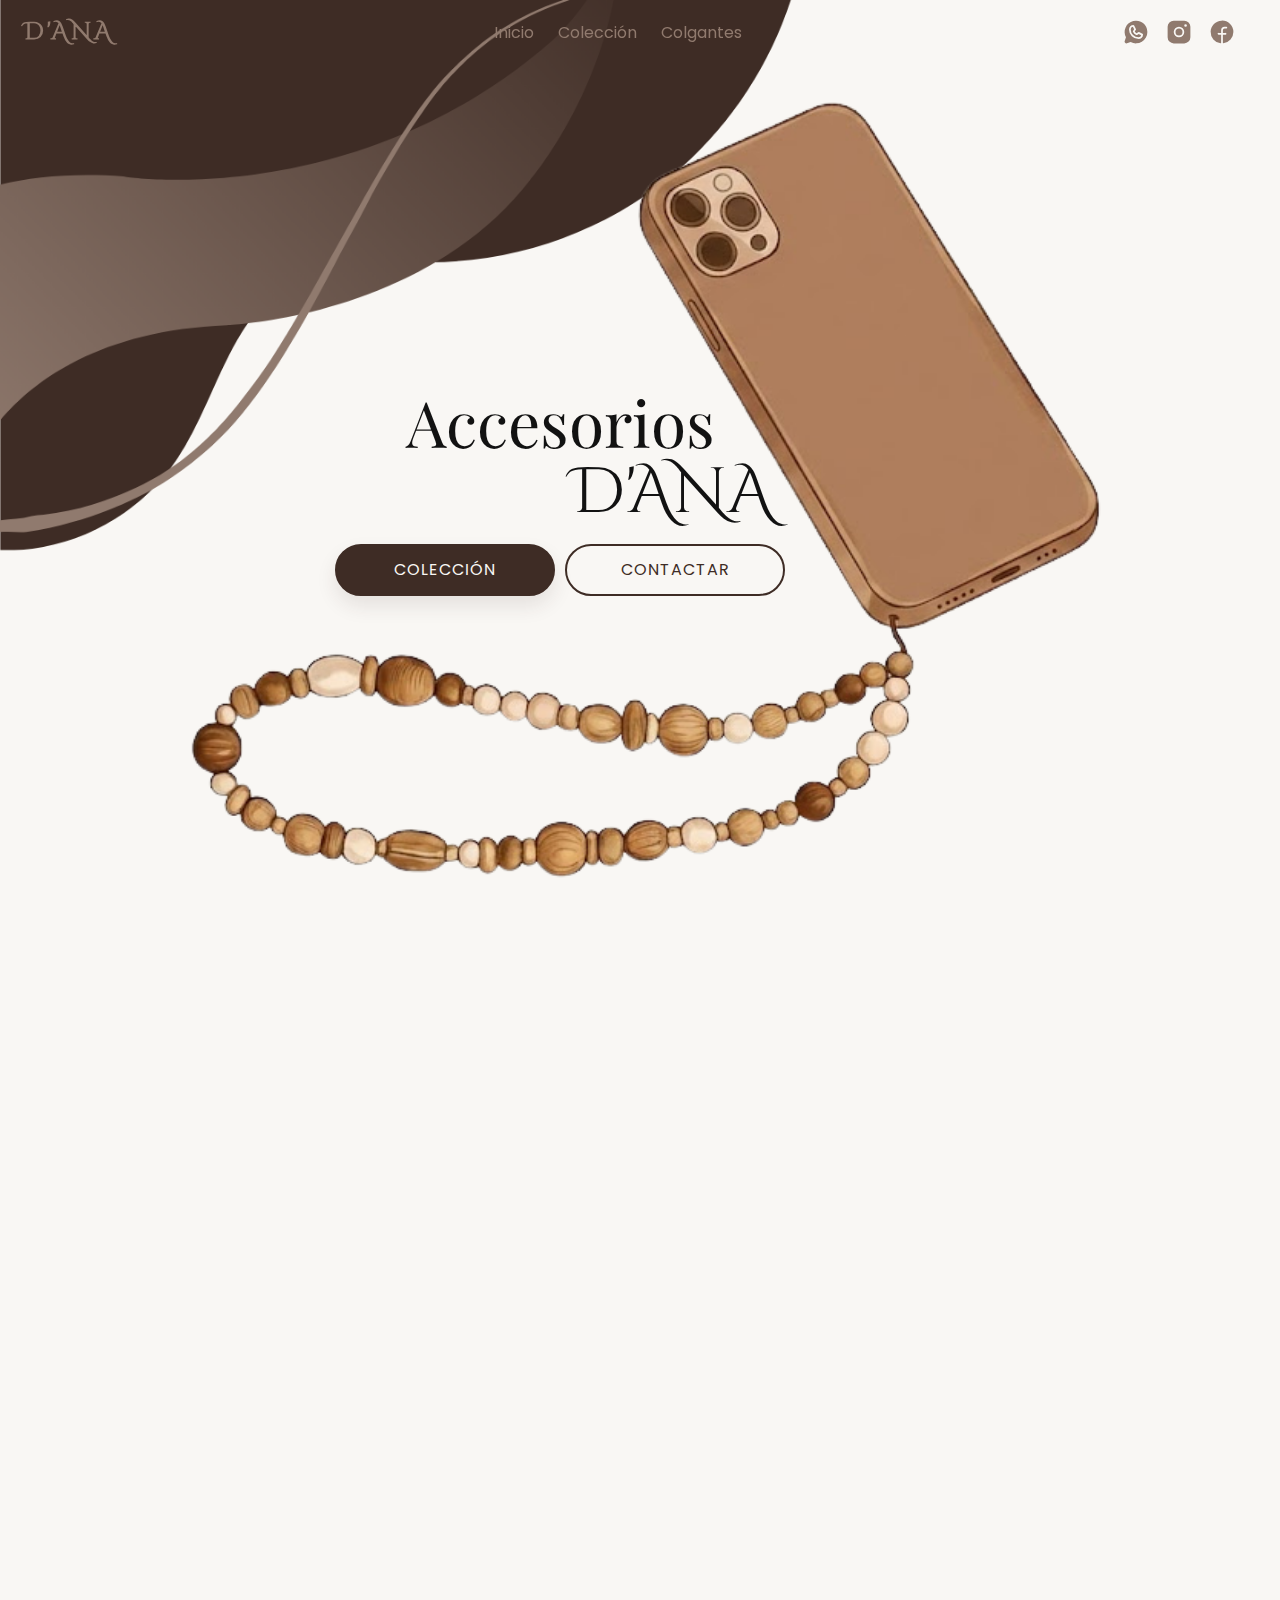
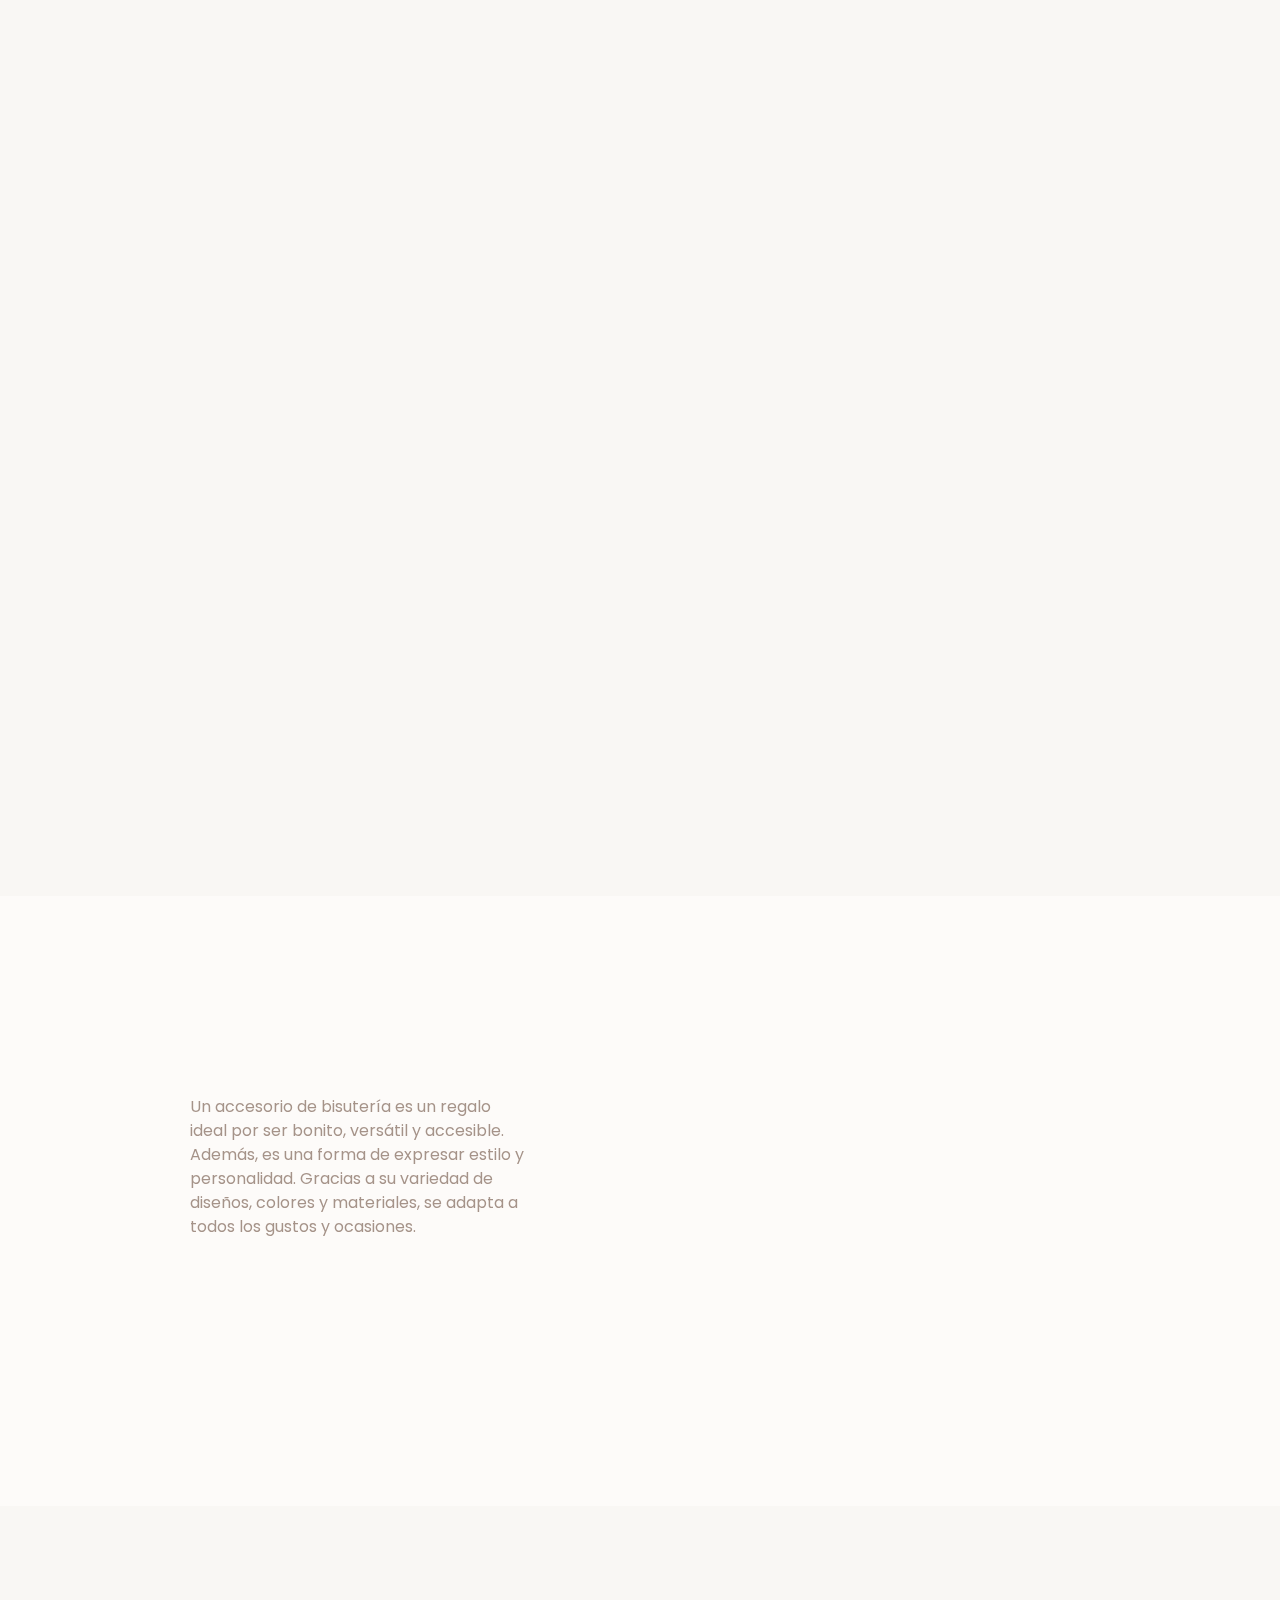
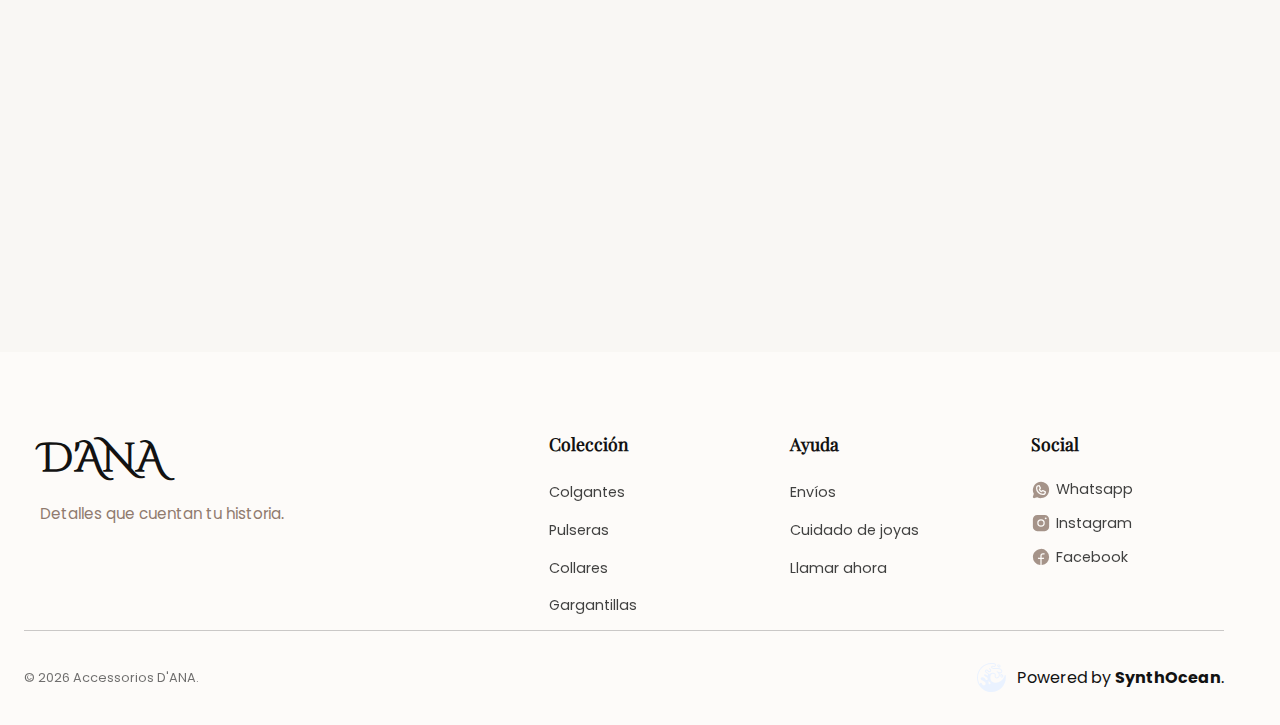
<file: index.html>
<!DOCTYPE html>
<html lang="es">
	<head>
		<meta charset="UTF-8" />
		<meta name="viewport" content="width=device-width, initial-scale=1.0" />
		<meta property="og:title" content="D'ANA" />
		<meta property="og:description" content="Accesorios D'ANA" />
		<meta property="og:type" content="website" />
		<meta property="og:image" content="./assets/opengraph.png" />
		<link rel="icon" type="image/png" href="./assets/logo.png" />
		<link rel="apple-touch-icon" sizes="180x180" href="./assets/logo.png" />
		<link rel="stylesheet" href="./css/style.css" />

		<title>D'ANA</title>
	</head>
	<body id="body">
		<main class="body-container">
			<nav class="nav">
				<a href="./" class="nav-brand">
					<span class="brand-name">D'ANA</span>
				</a>
				<div class="nav-desktop-links">
					<a href="./" class="nav-link magic-effect">Inicio</a>
					<a href="./catalog.html" class="nav-link magic-effect">Colección</a>
					<a href="./catalog.html?category=charms" class="nav-link magic-effect"
						>Colgantes</a
					>
				</div>

				<div class="nav-actions">
					<div class="social-links-desktop">
						<a href="https://wa.me/+5356826129"
							><img src="./assets/icons/whatsapp-logo-fill.svg"
						/></a>
						<a href="https://instagram.com/daia_marlin"
							><img src="./assets/icons/instagram-logo-fill.svg"
						/></a>
						<a href="https://facebook.com/dayana.marrero.1257"
							><img src="./assets/icons/facebook-logo-fill.svg"
						/></a>
					</div>

					<div class="nav-toggle" id="nav-toggle">
						<span></span>
						<span></span>
						<span></span>
					</div>
				</div>

				<div class="nav-overlay" id="nav-menu">
					<div class="overlay-content">
						<h2 class="overlay-title">Explorar</h2>
						<div class="overlay-links">
							<a href="./" class="nav-link magic-effect">Inicio</a>
							<a href="./catalog.html" class="overlay-link">Colección</a>
							<a href="./catalog.html?category=charms" class="overlay-link"
								>Colgantes</a
							>
						</div>

						<div class="overlay-socials">
							<p>Sígueme en redes</p>
							<div class="social-icons">
								<a href="https://wa.me/+5356826129"
									><img src="./assets/icons/whatsapp-logo-fill.svg"
								/></a>
								<a href="https://instagram.com/daia_marlin"
									><img src="./assets/icons/instagram-logo-fill.svg"
								/></a>
								<a href="https://facebook.com/dayana.marrero.1257"
									><img src="./assets/icons/facebook-logo-fill.svg"
								/></a>
							</div>
						</div>
					</div>
				</div>
			</nav>

			<header class="hero">
				<div class="hero-content">
					<img src="./assets/wave.png" class="wave-decoration" />
					<div class="hero-visuals">
						<img src="./assets/hero-img.png" class="main-img" />

						<div class="hero-info">
							<div class="hero-text show-up">
								<h1 class="hero-title">
									Accesorios <br />
									<span>D'ANA</span>
								</h1>
							</div>

							<div class="hero-cta show-up">
								<a href="./catalog.html" class="btn btn-primary">Colección</a>
								<a href="tel:+5356826129" class="btn ghost-btn">Contactar</a>
							</div>
						</div>
					</div>
				</div>
			</header>

			<section class="collections-section" id="coleccion">
				<header class="section-header">
					<h2 class="section-title show-up">Mi Catálogo</h2>
				</header>

				<div class="bento-grid">
					<a
						href="./catalog.html?category=charms"
						class="bento-item item-large bounce-in"
					>
						<img src="./assets/products/charm-multy-2.JPG" alt="Colgantes" />
						<div class="item-overlay">
							<span>Colgantes</span>
						</div>
					</a>

					<a
						href="./catalog.html?category=bracelets"
						class="bento-item item-stack bounce-in"
					>
						<img src="./assets/products/bracelet-1.JPG" alt="Pulseras" />
						<div class="item-overlay">
							<span>Pulseras</span>
						</div>
					</a>

					<a
						href="./catalog.html?category=necklaces"
						class="bento-item item-stack bounce-in"
					>
						<img src="./assets/products/necklace-1.JPG" alt="Collares" />
						<div class="item-overlay">
							<span>Collares</span>
						</div>
					</a>

					<a
						href="./catalog.html?category=chokers"
						class="bento-item item-horizontal bounce-in"
					>
						<img src="./assets/products/choker-1.JPG" alt="Gargantillas" />
						<div class="item-overlay">
							<span>Gargantillas</span>
						</div>
					</a>
				</div>
			</section>

			<section class="image-gallery">
				<div class="image-gallery-container">
					<!-- ROW 1 -->
					<div class="image-gallery-row">
						<div class="image-gallery-item">
							<img
								src="./assets/products/charm-large-1.JPG"
								alt="Phone charm large"
							/>
						</div>
						<div class="image-gallery-item">
							<img
								src="./assets/products/bracelet-1.JPG"
								alt="bracelet accessory"
							/>
						</div>
						<div class="image-gallery-item">
							<img
								src="./assets/products/charm-small-1.JPG"
								alt="Phone charm small"
							/>
						</div>
						<div class="image-gallery-item">
							<img
								src="./assets/products/charm-multy-1.JPG"
								alt="Multy charm"
							/>
						</div>
						<div class="image-gallery-item">
							<img
								src="./assets/products/charm-large-2.JPG"
								alt="Phone charm large"
							/>
						</div>
						<div class="image-gallery-item">
							<img
								src="./assets/products/bracelet-2.JPG"
								alt="bracelet accessory"
							/>
						</div>
						<div class="image-gallery-item">
							<img
								src="./assets/products/charm-large-3.JPG"
								alt="Phone charm large"
							/>
						</div>
						<div class="image-gallery-item">
							<img
								src="./assets/products/charm-multy-2.JPG"
								alt="Multy charm"
							/>
						</div>
						<div class="image-gallery-item">
							<img
								src="./assets/products/bracelet-3.JPG"
								alt="bracelet accessory"
							/>
						</div>
						<div class="image-gallery-item">
							<img
								src="./assets/products/charm-large-4.JPG"
								alt="Phone charm large"
							/>
						</div>
					</div>

					<!-- ROW 2 -->
					<div class="image-gallery-row">
						<div class="image-gallery-item">
							<img
								src="./assets/products/necklace-1.JPG"
								alt="Phone charm small"
							/>
						</div>
						<div class="image-gallery-item">
							<img
								src="./assets/products/charm-large-5.JPG"
								alt="Phone charm large"
							/>
						</div>
						<div class="image-gallery-item">
							<img
								src="./assets/products/bracelet-4.JPG"
								alt="bracelet accessory"
							/>
						</div>
						<div class="image-gallery-item">
							<img
								src="./assets/products/charm-multy-3.JPG"
								alt="Multy charm"
							/>
						</div>
						<div class="image-gallery-item">
							<img
								src="./assets/products/charm-large-6.JPG"
								alt="Phone charm large"
							/>
						</div>
						<div class="image-gallery-item">
							<img
								src="./assets/products/charm-large-7.JPG"
								alt="Phone charm large"
							/>
						</div>
						<div class="image-gallery-item">
							<img
								src="./assets/products/bracelet-5.JPG"
								alt="bracelet accessory"
							/>
						</div>
						<div class="image-gallery-item">
							<img
								src="./assets/products/charm-large-8.JPG"
								alt="Phone charm large"
							/>
						</div>
						<div class="image-gallery-item">
							<img
								src="./assets/products/charm-small-1.JPG"
								alt="Phone charm small"
							/>
						</div>
						<div class="image-gallery-item">
							<img
								src="./assets/products/charm-large-9.JPG"
								alt="Phone charm large"
							/>
						</div>
					</div>

					<!-- ROW 3 -->
					<div class="image-gallery-row">
						<div class="image-gallery-item">
							<img
								src="./assets/products/charm-large-10.JPG"
								alt="Phone charm large"
							/>
						</div>
						<div class="image-gallery-item">
							<img
								src="./assets/products/bracelet-1.JPG"
								alt="bracelet accessory"
							/>
						</div>
						<div class="image-gallery-item">
							<img
								src="./assets/products/charm-multy-1.JPG"
								alt="Multy charm"
							/>
						</div>
						<div class="image-gallery-item">
							<img
								src="./assets/products/charm-large-11.JPG"
								alt="Phone charm large"
							/>
						</div>
						<div class="image-gallery-item">
							<img
								src="./assets/products/necklace-2.JPG"
								alt="Phone charm small"
							/>
						</div>
						<div class="image-gallery-item">
							<img
								src="./assets/products/bracelet-2.JPG"
								alt="bracelet accessory"
							/>
						</div>
						<div class="image-gallery-item">
							<img
								src="./assets/products/charm-large-1.JPG"
								alt="Phone charm large"
							/>
						</div>
						<div class="image-gallery-item">
							<img
								src="./assets/products/charm-multy-2.JPG"
								alt="Multy charm"
							/>
						</div>
						<div class="image-gallery-item">
							<img
								src="./assets/products/bracelet-3.JPG"
								alt="bracelet accessory"
							/>
						</div>
						<div class="image-gallery-item">
							<img
								src="./assets/products/charm-large-2.JPG"
								alt="Phone charm large"
							/>
						</div>
					</div>
				</div>
			</section>

			<section class="gift-section">
				<div class="gift-container">
					<div class="section-header">
						<h1 class="section-title show-up">El regalo perfecto</h1>
						<p class="section-description show-up">
							Un accesorio de bisutería es un regalo ideal por ser bonito,
							versátil y accesible. Además, es una forma de expresar estilo y
							personalidad. Gracias a su variedad de diseños, colores y
							materiales, se adapta a todos los gustos y ocasiones.
						</p>
						<a href="https://wa.me/+5356826129" class="btn btn-primary show-up"
							>Encargar Regalo</a
						>
					</div>

					<div class="gift-visuals">
						<div class="polaroid-stack rotate-left">
							<div class="polaroid photo-1">
								<img src="./assets/products/bracelet-4.JPG" alt="Regalo 1" />
								<div class="polaroid-caption">Inspirado en tu gusto</div>
							</div>

							<div class="polaroid photo-2">
								<img src="./assets/products/bracelet-3.JPG" alt="Regalo 2" />
								<div class="polaroid-caption">Detalles que hablan de ti</div>
							</div>

							<div class="polaroid photo-3">
								<img src="./assets/products/necklace-1.JPG" alt="Regalo 3" />
								<div class="polaroid-caption">El mejor regalo</div>
							</div>

							<div class="polaroid photo-4">
								<img src="./assets/products/charm-small-2.JPG" alt="Regalo 4" />
								<div class="polaroid-caption">Único y minimalista</div>
							</div>
						</div>
					</div>
				</div>
			</section>

			<section class="faq-section">
				<div class="section-header">
					<h2 class="section-title show-up">Preguntas frecuentes</h2>
				</div>

				<div class="faq-container">
					<div class="faq-item show-up">
						<div class="faq-header">
							¿Hacen accesorios personalizados?
							<img
								src="./assets/icons/caret-down-bold.svg"
								alt=""
								class="faq-icon"
							/>
						</div>
						<div class="faq-content">
							<p>Sí, siempre y cuando estén disponibles los materiales.</p>
						</div>
					</div>
					<div class="faq-item show-up">
						<div class="faq-header">
							¿Hacen entregas a domicilio?
							<img
								src="./assets/icons/caret-down-bold.svg"
								alt=""
								class="faq-icon"
							/>
						</div>
						<div class="faq-content">
							<p>Sí, el costo estará en dependencia del lugar.</p>
						</div>
					</div>
					<div class="faq-item show-up">
						<div class="faq-header">
							¿Aceptan pagos en transferencia?
							<img
								src="./assets/icons/caret-down-bold.svg"
								alt=""
								class="faq-icon"
							/>
						</div>
						<div class="faq-content">
							<p>No, solo se aceptan pagos en efectivo.</p>
						</div>
					</div>
				</div>
			</section>
		</main>

		<footer class="main-footer">
			<div class="footer-container">
				<div class="footer-brand">
					<h1 class="brand-logo">D'ANA</h1>
					<p class="brand-tagline">Detalles que cuentan tu historia.</p>
				</div>

				<div class="footer-links-grid">
					<div class="footer-column">
						<h4>Colección</h4>
						<ul>
							<li><a href="./catalog.html?category=charms">Colgantes</a></li>
							<li><a href="./catalog.html?category=bracelets">Pulseras</a></li>
							<li><a href="./catalog.html?category=necklaces">Collares</a></li>
							<li>
								<a href="./catalog.html?category=chokers">Gargantillas</a>
							</li>
						</ul>
					</div>

					<div class="footer-column">
						<h4>Ayuda</h4>
						<ul>
							<li><a href="#">Envíos</a></li>
							<li><a href="#">Cuidado de joyas</a></li>
							<li><a href="tel:+5356826129">Llamar ahora</a></li>
						</ul>
					</div>

					<div class="footer-column">
						<h4>Social</h4>
						<ul class="social-links">
							<li>
								<a href="https://wa.me/+5356826129"
									><img
										src="./assets/icons/whatsapp-logo-fill.svg"
									/>Whatsapp</a
								>
							</li>

							<li>
								<a href="https://instagram.com/daia_marlin"
									><img
										src="./assets/icons/instagram-logo-fill.svg"
									/>Instagram</a
								>
							</li>
							<li>
								<a href="https://facebook.com/dayana.marrero.1257"
									><img
										src="./assets/icons/facebook-logo-fill.svg"
									/>Facebook</a
								>
							</li>
						</ul>
					</div>
				</div>
			</div>

			<div class="footer-bottom">
				<p class="copyright">© 2026 Accessorios D'ANA.</p>
				<a href="https://SynthOcean.com" target="_blank" class="powered-by">
					<img src="./assets/icons/so-white-color.svg" class="so-logo" />
					<p>Powered by <strong>SynthOcean</strong>.</p>
				</a>
			</div>
		</footer>
		<script src="./js/main.js"></script>
	</body>
</html>
</file>
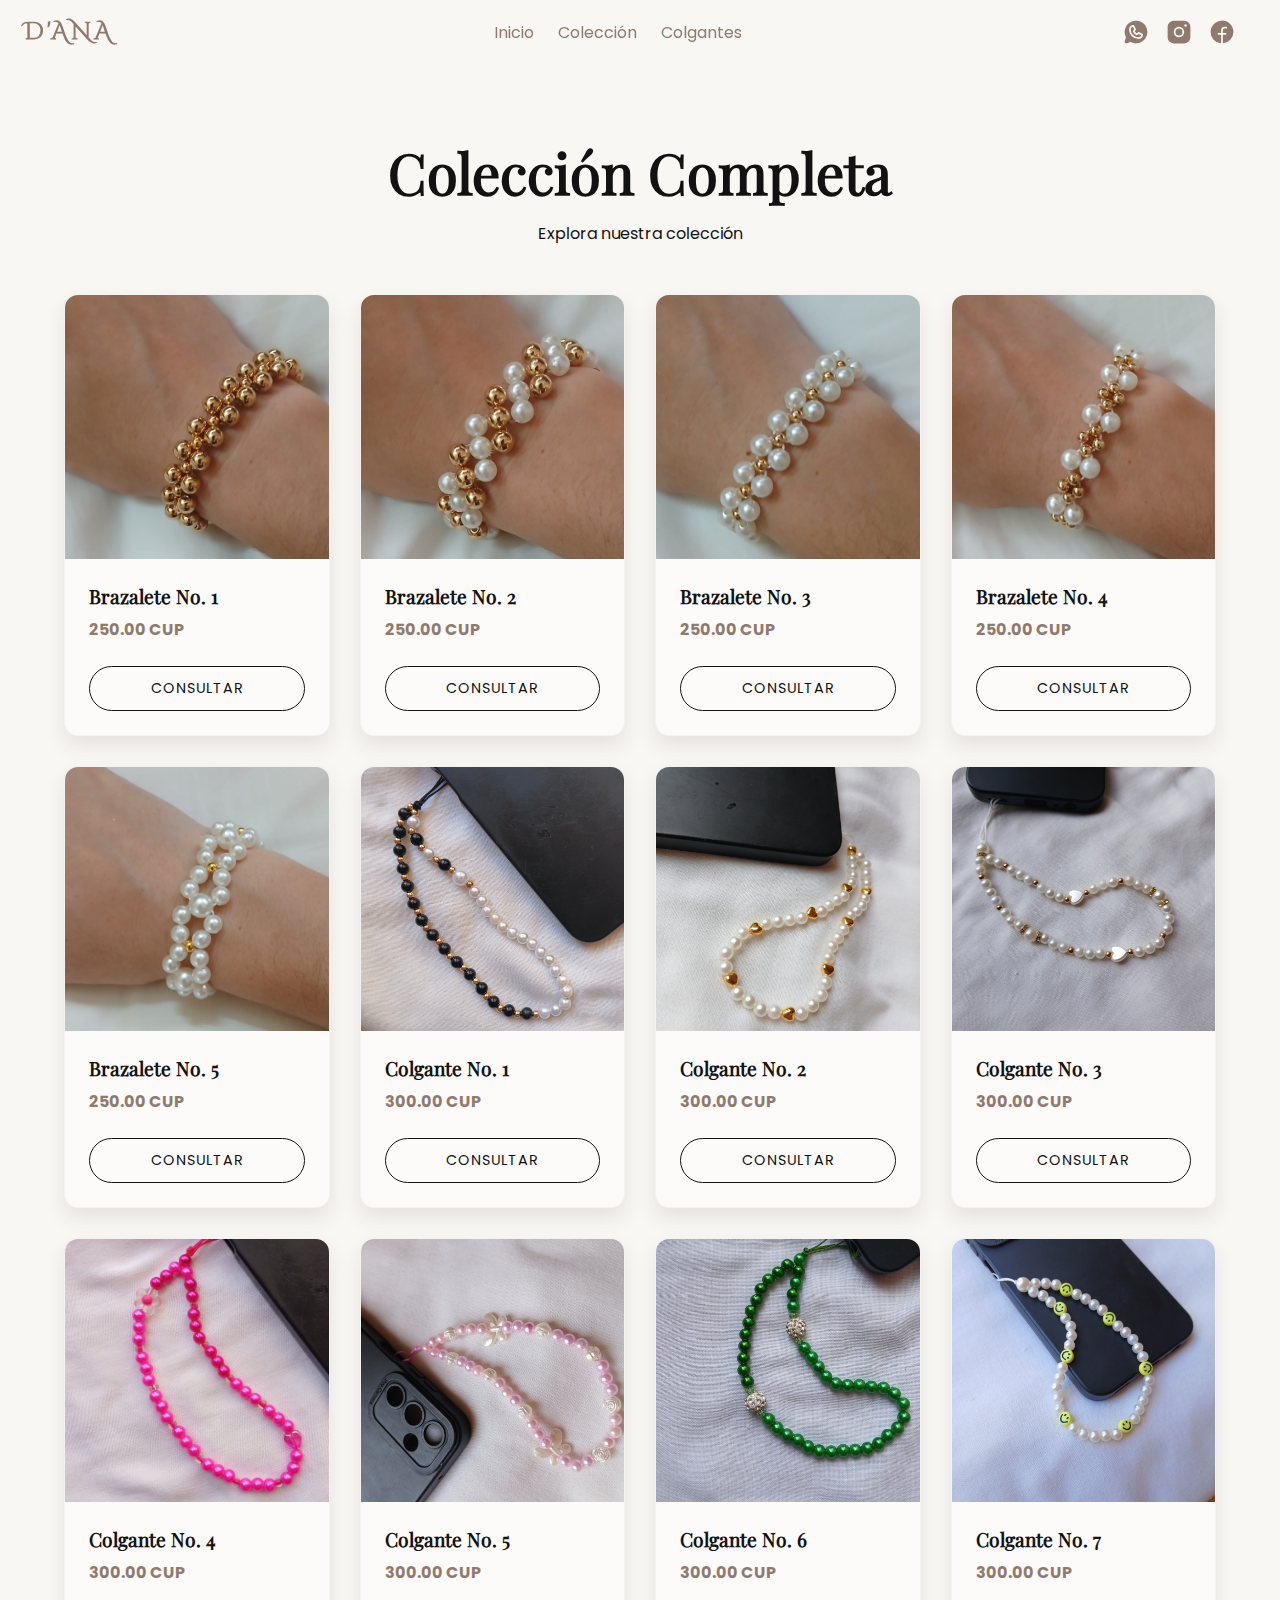
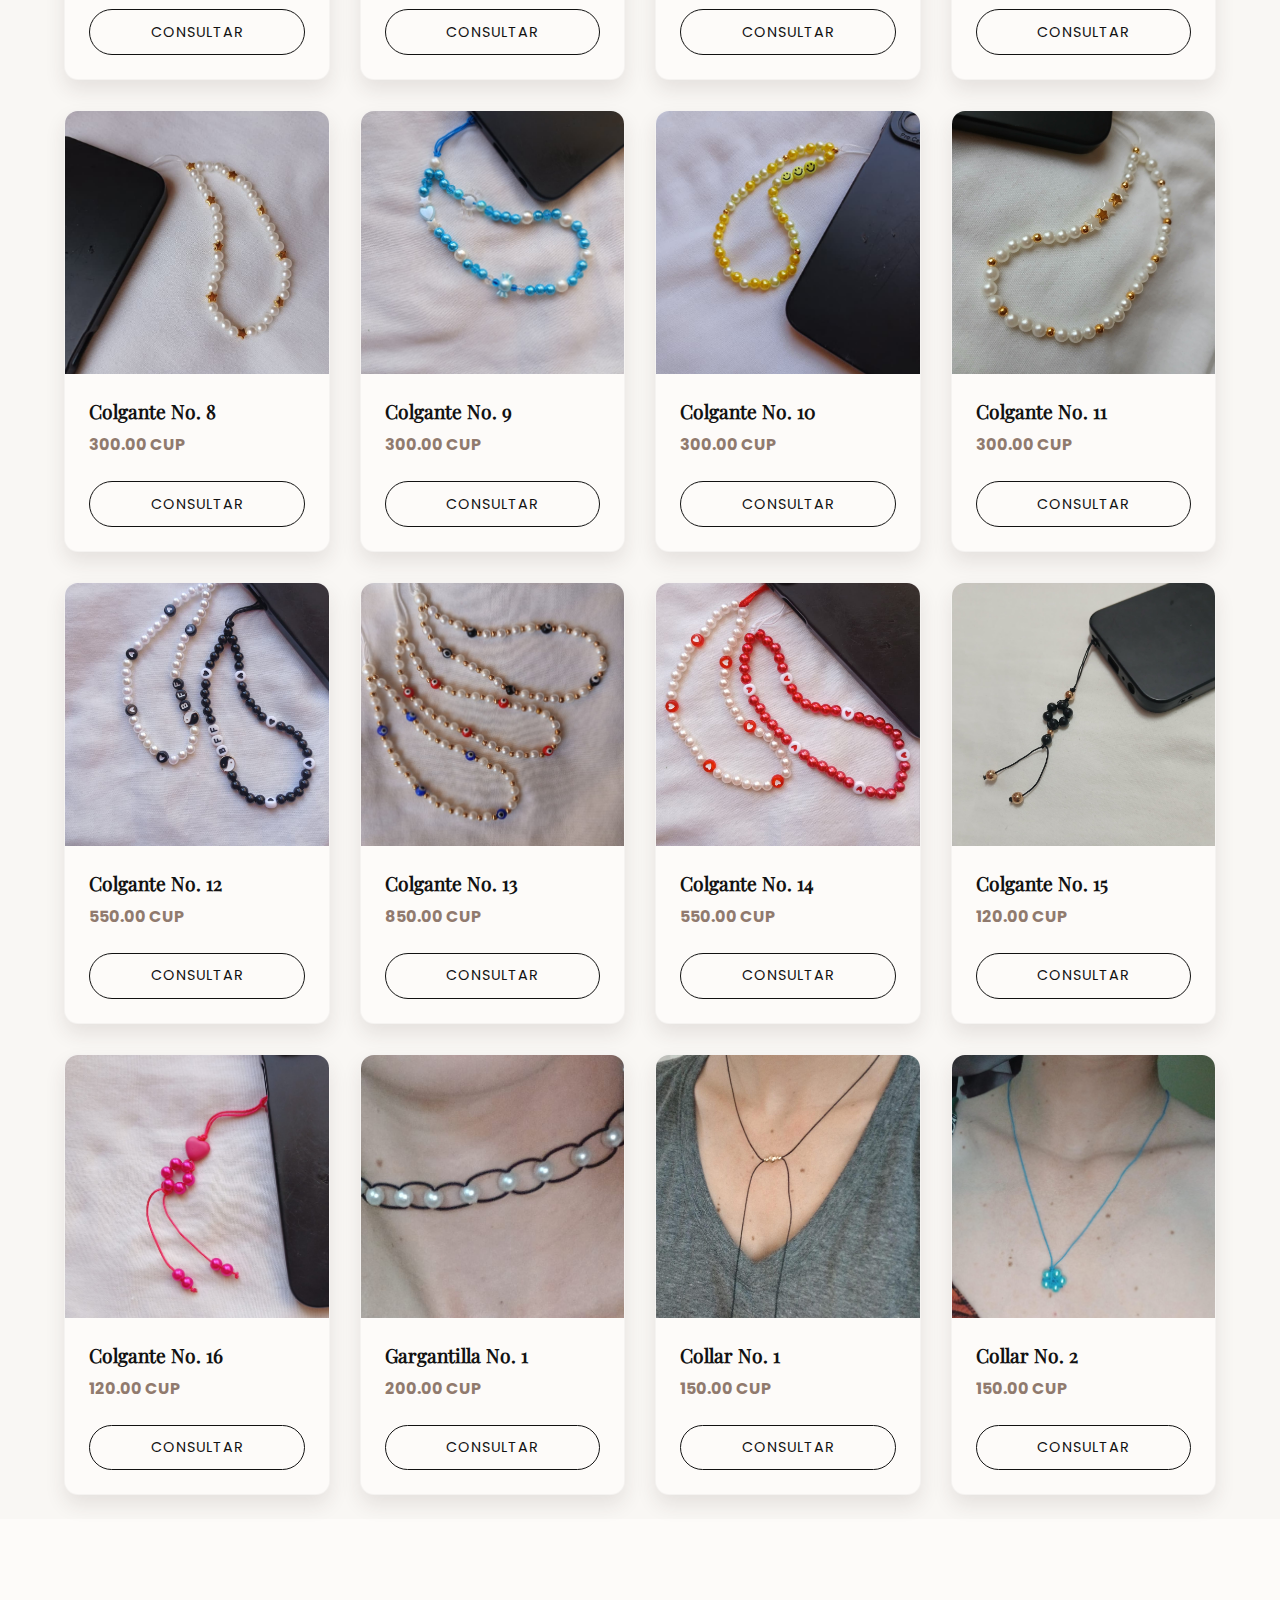
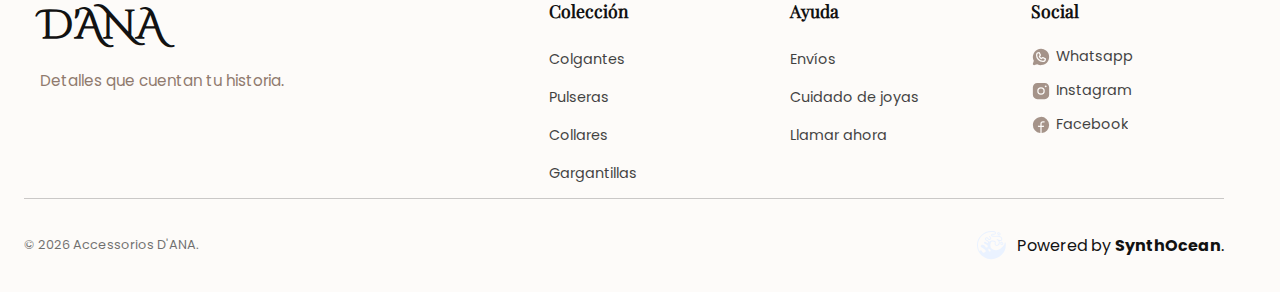
<file: catalog.html>
<!DOCTYPE html>
<html lang="es">
	<head>
		<meta charset="UTF-8" />
		<meta name="viewport" content="width=device-width, initial-scale=1.0" />
		<meta property="og:title" content="D'ANA - Catálogo" />
		<meta property="og:description" content="Mira todos los productos" />
		<meta property="og:type" content="website" />
		<meta property="og:image" content="./assets/opengraph.png" />
		<link rel="icon" type="image/png" href="./assets/logo.png" />
		<link rel="apple-touch-icon" sizes="180x180" href="./assets/logo.png" />
		<link rel="stylesheet" href="./css/style.css" />

		<title>Catálogo D'ANA</title>
	</head>
	<body id="body">
		<main class="body-container">
			<nav class="nav">
				<a href="./" class="nav-brand">
					<span class="brand-name">D'ANA</span>
				</a>

				<div class="nav-desktop-links">
					<a href="./" class="nav-link magic-effect">Inicio</a>
					<a href="./catalog.html" class="nav-link magic-effect">Colección</a>
					<a href="./catalog.html?category=charms" class="nav-link magic-effect"
						>Colgantes</a
					>
				</div>

				<div class="nav-actions">
					<div class="social-links-desktop">
						<a href="https://wa.me/+5356826129"
							><img src="./assets/icons/whatsapp-logo-fill.svg"
						/></a>
						<a href="https://instagram.com/daia_marlin"
							><img src="./assets/icons/instagram-logo-fill.svg"
						/></a>
						<a href="https://facebook.com/dayana.marrero.1257"
							><img src="./assets/icons/facebook-logo-fill.svg"
						/></a>
					</div>

					<div class="nav-toggle" id="nav-toggle">
						<span></span>
						<span></span>
						<span></span>
					</div>
				</div>

				<div class="nav-overlay" id="nav-menu">
					<div class="overlay-content">
						<h2 class="overlay-title">Explorar</h2>
						<div class="overlay-links">
							<a href="./" class="nav-link magic-effect">Inicio</a>
							<a href="./catalog.html" class="overlay-link">Colección</a>
							<a href="./catalog.html?category=charms" class="overlay-link"
								>Colgantes</a
							>
						</div>

						<div class="overlay-socials">
							<p>Sígueme en redes</p>
							<div class="social-icons">
								<a href="https://wa.me/+5356826129"
									><img src="./assets/icons/whatsapp-logo-fill.svg"
								/></a>
								<a href="https://instagram.com/daia_marlin"
									><img src="./assets/icons/instagram-logo-fill.svg"
								/></a>
								<a href="https://facebook.com/dayana.marrero.1257"
									><img src="./assets/icons/facebook-logo-fill.svg"
								/></a>
							</div>
						</div>
					</div>
				</div>
			</nav>

			<section class="catalog">
				<header class="section-header show-up">
					<h1 id="category-title" class="section-title">Cargando...</h1>
					<p id="section-description ">Explora nuestra colección</p>
				</header>

				<div id="product-grid" class="product-grid"></div>
			</section>
		</main>

		<footer class="main-footer">
			<div class="footer-container">
				<div class="footer-brand">
					<h1 class="brand-logo">D'ANA</h1>
					<p class="brand-tagline">Detalles que cuentan tu historia.</p>
				</div>

				<div class="footer-links-grid">
					<div class="footer-column">
						<h4>Colección</h4>
						<ul>
							<li><a href="./catalog.html?category=charms">Colgantes</a></li>
							<li><a href="./catalog.html?category=bracelets">Pulseras</a></li>
							<li><a href="./catalog.html?category=necklaces">Collares</a></li>
							<li>
								<a href="./catalog.html?category=chokers">Gargantillas</a>
							</li>
						</ul>
					</div>

					<div class="footer-column">
						<h4>Ayuda</h4>
						<ul>
							<li><a href="#">Envíos</a></li>
							<li><a href="#">Cuidado de joyas</a></li>
							<li><a href="tel:+5356826129">Llamar ahora</a></li>
						</ul>
					</div>

					<div class="footer-column">
						<h4>Social</h4>
						<ul class="social-links">
							<li>
								<a href="https://wa.me/+5356826129"
									><img
										src="./assets/icons/whatsapp-logo-fill.svg"
									/>Whatsapp</a
								>
							</li>

							<li>
								<a href="https://instagram.com/daia_marlin"
									><img
										src="./assets/icons/instagram-logo-fill.svg"
									/>Instagram</a
								>
							</li>
							<li>
								<a href="https://facebook.com/dayana.marrero.1257"
									><img
										src="./assets/icons/facebook-logo-fill.svg"
									/>Facebook</a
								>
							</li>
						</ul>
					</div>
				</div>
			</div>

			<div class="footer-bottom">
				<p class="copyright">© 2026 Accessorios D'ANA.</p>
				<a href="https://SynthOcean.com" target="_blank" class="powered-by">
					<img src="./assets/icons/so-white-color.svg" class="so-logo" />
					<p>Powered by <strong>SynthOcean</strong>.</p>
				</a>
			</div>
		</footer>
		<script src="./js/catalog.js"></script>
		<script src="./js/main.js"></script>
	</body>
</html>
</file>
<file: css/style.css>
@charset "UTF-8";
/* =====================
   VARIABLES 
===================== */
/* =====================
   TYPOGRAPHY
===================== */
@font-face {
  font-family: "PlayfairDisplay";
  src: url("../typography/PlayfairDisplay-Regular.ttf") format("truetype");
  font-weight: 400;
}
@font-face {
  font-family: "CinzelDecorative";
  src: url("../typography/CinzelDecorative-Regular.ttf") format("truetype");
  font-weight: 400;
}
@font-face {
  font-family: "Caveat";
  src: url("../typography/Caveat-Regular.ttf") format("truetype");
  font-weight: 400;
}
@font-face {
  font-family: "Poppins";
  src: url("../typography/Poppins-Regular.ttf") format("truetype");
  font-weight: 400;
}
@font-face {
  font-family: "Poppins";
  src: url("../typography/Poppins-SemiBold.ttf") format("truetype");
  font-weight: 500;
}
@font-face {
  font-family: "Poppins";
  src: url("../typography/Poppins-Bold.ttf") format("truetype");
  font-weight: 600;
}
/* =====================
   RESET & BASE STYLES
===================== */
* {
  margin: 0;
  padding: 0;
  outline: none;
  box-sizing: border-box;
  border: none;
  list-style: none;
  text-decoration: none;
  transition: all 0.3s ease;
}

body {
  background-color: #f9f7f4;
  color: #121212;
  overflow-x: hidden;
  position: relative;
  font-family: "Poppins";
}

a {
  color: inherit;
  text-decoration: none;
  cursor: pointer;
}

img,
svg {
  width: 100%;
  display: block;
}

.highlight {
  color: #3e2c25;
  font-weight: 600;
}

/* =====================
   MIXINS
===================== */
/* =====================
   BUTTONS
===================== */
.btn {
  display: flex;
  justify-content: center;
  align-items: center;
  gap: 10px;
  padding: 0.7rem 1.8rem;
  border-radius: 50px;
  font-size: 1rem;
  width: 100%;
  text-align: center;
  cursor: pointer;
  font-weight: 400;
  text-transform: uppercase;
  letter-spacing: 1px;
}
.btn .btn-icon {
  max-width: 20px;
}
@media screen and (min-width: 768px) {
  .btn {
    max-width: 250px;
  }
}
.btn.btn-primary {
  background-color: #3e2c25;
  color: #f9f7f4;
  border: solid 2px #3e2c25;
  box-shadow: 0px 10px 20px rgba(62, 44, 37, 0.1);
}
.btn.btn-primary:hover {
  transform: translateY(-5px);
}
.btn.ghost-btn {
  background-color: transparent;
  border: solid #3e2c25 2px;
  color: #3e2c25;
}
.btn.ghost-btn:hover {
  background-color: #3e2c25;
  border-color: #3e2c25;
  color: #f9f7f4;
}

/* =====================
   LAYOUT UTILITIES
===================== */
.body-container {
  display: grid;
  justify-items: center;
  grid-template-columns: 1fr;
}

section {
  padding: 1.5rem;
  max-width: 1200px;
  width: 100%;
  margin-top: 50px;
}

.section-header {
  margin-bottom: 3rem;
  text-align: center;
}
@media screen and (min-width: 768px) {
  .section-header {
    text-align: left;
  }
}
.section-header .section-title {
  font-size: 2rem;
  font-weight: 600;
  color: #121212;
  margin-bottom: 1rem;
  line-height: 1.2;
  font-family: "PlayfairDisplay";
}
@media screen and (min-width: 768px) {
  .section-header .section-title {
    font-size: 2.5rem;
  }
}
.section-header .section-description {
  margin-bottom: 2rem;
  line-height: 1.5;
  max-width: 900px;
  opacity: 0.8;
  color: #907a6e;
}

@media screen and (max-width: 768px) {
  .mobile-hide {
    display: none;
  }
}

.nav {
  display: flex;
  justify-content: space-between;
  align-items: center;
  padding: 1rem 1.5rem;
  position: sticky;
  top: 0;
  width: 100%;
  z-index: 1000;
  background: transparent;
}
.nav .brand-name {
  font-family: "CinzelDecorative", serif;
  font-size: 1.5rem;
  font-weight: 700;
  letter-spacing: 3px;
  color: #907a6e;
  position: relative;
  z-index: 1000;
}
.nav .nav-desktop-links {
  display: none;
  color: #907a6e;
}
@media screen and (min-width: 768px) {
  .nav .nav-desktop-links {
    display: flex;
    gap: 1.5rem;
  }
}
.nav .social-links-desktop {
  display: none;
}
@media (min-width: 768px) {
  .nav .social-links-desktop {
    display: flex;
    gap: 15px;
    margin-right: 20px;
  }
}
.nav .social-links-desktop img {
  width: 28px;
}
.nav .social-links-desktop img:hover {
  transform: translateY(-2px) rotate(15deg) scale(1.1);
}
.nav .nav-toggle {
  width: 30px;
  height: 20px;
  position: relative;
  cursor: pointer;
  display: flex;
  flex-direction: column;
  justify-content: space-between;
  z-index: 1100;
}
@media screen and (min-width: 768px) {
  .nav .nav-toggle {
    display: none;
  }
}
.nav .nav-toggle span {
  display: block;
  width: 100%;
  height: 2px;
  background-color: #907a6e;
}
.nav .nav-toggle.active span:nth-child(1) {
  transform: rotate(45deg) translate(8px, 5px);
}
.nav .nav-toggle.active span:nth-child(2) {
  opacity: 0;
}
.nav .nav-toggle.active span:nth-child(3) {
  transform: rotate(-45deg) translate(8px, -5px);
}
.nav .nav-overlay {
  position: fixed;
  top: 0;
  right: -100%;
  width: 100%;
  height: 100dvh;
  background-color: #f9f7f4;
  display: flex;
  font-size: 1.2rem;
  display: flex;
  justify-content: center;
  align-items: center;
}
.nav .nav-overlay.active {
  right: 0;
}
.nav .nav-overlay .overlay-title {
  font-family: "PlayfairDisplay";
  text-decoration: underline;
  margin-bottom: 1rem;
}
.nav .nav-overlay .overlay-links {
  display: flex;
  flex-direction: column;
  gap: 5px;
}
.nav .nav-overlay .overlay-socials {
  margin-top: 3rem;
  text-align: center;
}
.nav .nav-overlay .overlay-socials p {
  font-size: 0.9rem;
  color: #907a6e;
  margin-bottom: 1rem;
  text-transform: uppercase;
}
.nav .nav-overlay .overlay-socials .social-icons {
  display: flex;
  gap: 20px;
  justify-content: center;
}
.nav .nav-overlay .overlay-socials .social-icons img {
  width: 32px;
}

.magic-effect {
  position: relative;
}
.magic-effect::after, .magic-effect::before {
  content: "✦";
  font-size: 2rem;
  position: absolute;
  top: 0px;
  left: 0px;
  bottom: 0px;
  right: 0px;
  opacity: 0;
  transition: all 0.3s ease;
  pointer-events: none;
}
.magic-effect:hover::before, .magic-effect:active::before {
  opacity: 1;
  top: -30px;
  left: -30px;
  bottom: unset;
  right: unset;
  transform: rotate(360deg);
}
.magic-effect:hover::after, .magic-effect:active::after {
  opacity: 1;
  top: unset;
  left: unset;
  bottom: -30px;
  right: -30px;
  transform: rotate(360deg);
}

.show-up,
.show-down,
.show-left,
.show-right,
.bounce-in,
.rotate-left,
.rotate-right {
  opacity: 0;
}

.animated {
  opacity: 1;
}
.animated.show-up {
  animation: showUp 0.5s forwards;
}
.animated.show-down {
  animation: showDown 0.5s forwards;
}
.animated.show-left {
  animation: showLeft 0.5s forwards;
}
.animated.show-right {
  animation: showRight 0.5s forwards;
}
.animated.bounce-in {
  animation: bounceIn 0.5s;
}
.animated.rotate-left {
  animation: rotateLeft 0.5s forwards;
}
.animated.rotate-right {
  animation: rotateRight 0.5s forwards;
}

/* ---------------------
   Keyframes
--------------------- */
@keyframes showUp {
  0% {
    transform: translateY(100%);
    opacity: 0;
  }
  100% {
    transform: translateY(0);
    opacity: 1;
  }
}
@keyframes showDown {
  0% {
    transform: translateY(-100%);
    opacity: 0;
  }
  100% {
    transform: translateY(0);
    opacity: 1;
  }
}
@keyframes showLeft {
  0% {
    transform: translateX(-100%);
    opacity: 0;
  }
  100% {
    transform: translateX(0);
    opacity: 1;
  }
}
@keyframes showRight {
  0% {
    transform: translateX(100%);
    opacity: 0;
  }
  100% {
    transform: translateX(0);
    opacity: 1;
  }
}
@keyframes bounceIn {
  0% {
    transform: scale(0.5);
    opacity: 0;
  }
  60% {
    transform: scale(1.2);
    opacity: 1;
  }
  80% {
    transform: scale(0.95);
    opacity: 1;
  }
  100% {
    transform: scale(1);
    opacity: 1;
  }
}
@keyframes rotateLeft {
  0% {
    transform: translateX(-100%) rotate(-45deg);
    opacity: 0;
  }
  100% {
    transform: translateX(0) rotate(0deg);
    opacity: 1;
  }
}
@keyframes rotateRight {
  0% {
    transform: translateX(100%) rotate(45deg);
    opacity: 0;
  }
  100% {
    transform: translateX(0) rotate(0deg);
    opacity: 1;
  }
}
@keyframes pulseShadow {
  0% {
    transform: translateX(-50%) scaleX(0.8) scaleY(0.2);
    opacity: 0.5;
  }
  50% {
    transform: translateX(-50%) scaleX(1.2) scaleY(1);
    opacity: 0.9;
  }
  100% {
    transform: translateX(-50%) scaleX(1) scaleY(0.6);
    opacity: 0.7;
  }
}
@keyframes moveDown {
  0% {
    transform: translateX(0) scale(0.7);
    opacity: 0;
  }
  50% {
    opacity: 1;
  }
  100% {
    transform: translateX(25px) scale(1);
    opacity: 0;
  }
}
@keyframes float {
  0% {
    transform: translateY(0px);
  }
  50% {
    transform: translateY(-15px);
  }
  100% {
    transform: translateY(0px);
  }
}
.main-footer {
  background-color: #fdfbf9;
  padding: 5rem 1.5rem 2rem 1.5rem;
  width: 100%;
}
.main-footer .footer-container {
  max-width: 1200px;
  margin: 0 auto;
  display: grid;
  grid-template-columns: 1fr;
  gap: 3rem;
}
@media (min-width: 768px) {
  .main-footer .footer-container {
    grid-template-columns: 0.4fr 0.6fr;
  }
}
.main-footer .footer-brand .brand-logo {
  font-family: "CinzelDecorative", serif;
  font-size: 2.5rem;
  color: #121212;
  margin-bottom: 1rem;
}
.main-footer .footer-brand .brand-tagline {
  font-size: 0.95rem;
  color: #907a6e;
  margin-bottom: 2rem;
  max-width: 250px;
}
.main-footer .footer-links-grid {
  display: grid;
  grid-template-columns: repeat(2, 1fr);
  gap: 2rem;
}
@media (min-width: 480px) {
  .main-footer .footer-links-grid {
    grid-template-columns: repeat(3, 1fr);
  }
}
.main-footer .footer-links-grid h4 {
  font-family: "PlayfairDisplay", serif;
  font-size: 1.1rem;
  margin-bottom: 1.5rem;
  color: #121212;
}
.main-footer .footer-links-grid ul {
  list-style: none;
  padding: 0;
}
.main-footer .footer-links-grid ul li {
  margin-bottom: 0.8rem;
}
.main-footer .footer-links-grid ul li a {
  text-decoration: none;
  color: #121212;
  font-size: 0.9rem;
  opacity: 0.8;
}
.main-footer .footer-links-grid ul li a:hover {
  opacity: 1;
  text-decoration: underline;
}
.main-footer .social-links a {
  display: flex;
  align-items: center;
  gap: 5px;
}
.main-footer .social-links img {
  width: 20px;
  height: 20px;
  transition: opacity 0.3s ease;
}
.main-footer .footer-bottom {
  max-width: 1200px;
  padding-top: 2rem;
  border-top: 1px solid rgba(0, 0, 0, 0.2);
  display: flex;
  flex-direction: column;
  align-items: center;
  gap: 1rem;
}
@media (min-width: 768px) {
  .main-footer .footer-bottom {
    flex-direction: row;
    justify-content: space-between;
  }
}
.main-footer .footer-bottom .copyright {
  font-size: 0.8rem;
  opacity: 0.6;
}
.main-footer .footer-bottom .powered-by {
  display: flex;
  align-items: center;
  gap: 10px;
}
.main-footer .footer-bottom .powered-by .so-logo {
  width: 30px;
}

.catalog .section-header {
  text-align: center;
}
.catalog .section-header .section-title {
  font-size: clamp(2.5rem, 5dvw, 3.5rem);
}
.catalog .product-grid {
  display: grid;
  grid-template-columns: repeat(auto-fill, minmax(250px, 1fr));
  gap: 30px;
}

.product-card {
  background: #fdfbf9;
  border-radius: 14px;
  overflow: hidden;
  border: 1px solid rgba(0, 0, 0, 0.03);
  box-shadow: 0px 10px 20px rgba(62, 44, 37, 0.1);
}
.product-card:hover {
  transform: translateY(-5px);
  box-shadow: 0 15px 40px rgba(0, 0, 0, 0.25);
}
.product-card .product-image {
  aspect-ratio: 1/1;
  overflow: hidden;
}
.product-card .product-image img {
  width: 100%;
  height: 100%;
  object-fit: cover;
}
.product-card:hover img {
  transform: scale(1.08);
}
.product-card .product-details {
  padding: 1.5rem;
}
.product-card .product-details .product-name {
  font-family: "PlayfairDisplay", serif;
  font-size: 1.2rem;
  margin-bottom: 0.5rem;
}
.product-card .product-details .product-price {
  color: #907a6e;
  font-weight: 600;
  margin-bottom: 1.5rem;
}
.product-card .product-details .btn-product {
  border: 1px solid #121212;
  font-size: 0.9rem;
  text-transform: uppercase;
}
.product-card .product-details .btn-product:hover {
  background: #121212;
  color: #fff;
}

.hero {
  display: flex;
  flex-direction: column;
  justify-content: center;
  width: 100%;
  min-height: 95dvh;
}
.hero .hero-content {
  max-width: 1000px;
  width: 100%;
  margin: 0 auto;
  display: flex;
  justify-content: center;
  align-items: center;
}
.hero .hero-content .wave-decoration {
  position: absolute;
  top: 0;
  left: 0;
  max-width: 100%;
}
@media screen and (min-width: 512px) {
  .hero .hero-content .wave-decoration {
    max-width: 62%;
  }
}
.hero .hero-visuals {
  position: relative;
  width: 100%;
  display: flex;
  justify-content: center;
  align-items: center;
}
.hero .hero-visuals .main-img {
  min-height: 45dvh;
  height: auto;
  object-fit: cover;
  pointer-events: none;
}
@media screen and (min-width: 512px) {
  .hero .hero-visuals .main-img {
    min-height: 90dvh;
  }
}
.hero .hero-visuals .hero-info {
  position: absolute;
  top: 30%;
  left: 50%;
  transform: translate(-50%, 0%);
  z-index: 10;
  padding: 1rem;
  display: flex;
  flex-direction: column;
  width: 100%;
  height: 45dvh;
  justify-content: space-between;
}
@media (min-width: 512px) {
  .hero .hero-visuals .hero-info {
    width: auto;
    top: 25%;
    left: 42%;
    justify-content: center;
  }
}
.hero .hero-text {
  text-align: left;
}
.hero .hero-text .hero-title {
  font-family: "PlayfairDisplay", serif;
  font-size: clamp(2.7rem, 5dvw, 5rem);
  color: #121212;
  line-height: 0.9;
  margin-bottom: 1rem;
  text-shadow: 0 4px 10px rgba(255, 255, 255, 0.3);
  font-weight: 400;
  line-height: 1.1;
  text-align: center;
  transform: translateX(-20%);
}
.hero .hero-text .hero-title span {
  font-family: "CinzelDecorative", serif;
  transform: translateX(20%);
  display: block;
}
@media screen and (min-width: 768px) {
  .hero .hero-text .hero-title {
    transform: translateX(0%);
  }
  .hero .hero-text .hero-title span {
    transform: translateX(25%);
  }
}
.hero .hero-cta {
  justify-content: center;
  display: flex;
  gap: 10px;
  font-size: 0.9rem;
}
@media screen and (min-width: 768px) {
  .hero .hero-cta {
    width: 100%;
  }
  .hero .hero-cta .btn {
    min-width: 220px;
  }
}

.collections-section .bento-grid {
  display: grid;
  grid-template-columns: repeat(2, 1fr);
  grid-auto-rows: minmax(150px, auto);
  gap: 1rem;
  width: 100%;
}
@media screen and (min-width: 768px) {
  .collections-section .bento-grid {
    grid-template-columns: repeat(4, 1fr);
    grid-template-rows: repeat(2, 250px);
  }
}
.collections-section .bento-item {
  position: relative;
  display: block;
  overflow: hidden;
  border-radius: 20px;
  text-decoration: none;
}
.collections-section .bento-item img {
  width: 100%;
  height: 100%;
  object-fit: cover;
  transition: all 0.6s cubic-bezier(0.165, 0.84, 0.44, 1);
  filter: brightness(0.85);
}
.collections-section .bento-item .item-overlay {
  position: absolute;
  inset: 0;
  background: linear-gradient(to top, rgba(62, 44, 37, 0.6), transparent);
  display: flex;
  align-items: flex-end;
  padding: 1rem;
}
.collections-section .bento-item .item-overlay span {
  color: #fff;
  font-family: "PlayfairDisplay", serif;
  font-size: 1.5rem;
  letter-spacing: 1px;
}
.collections-section .bento-item:hover img {
  transform: scale(1.1) rotate(3deg);
  filter: brightness(1);
}
.collections-section .item-large {
  grid-row: span 2;
}
@media screen and (min-width: 768px) {
  .collections-section .item-large {
    grid-column: span 2;
    grid-row: span 2;
  }
}
.collections-section .item-horizontal {
  grid-column: span 2;
  aspect-ratio: 2/1;
  grid-row: span 1;
}
@media screen and (min-width: 768px) {
  .collections-section .item-horizontal {
    aspect-ratio: unset;
  }
}

.image-gallery {
  width: 100%;
  max-width: none;
  margin-block: 2rem;
  overflow: hidden;
  position: relative;
  mask-image: linear-gradient(to bottom, transparent 0%, #121212, #121212, transparent 100%);
}
.image-gallery-container {
  display: grid;
  grid-template-rows: repeat(3, minmax(150px, auto));
}
.image-gallery-row {
  display: grid;
  grid-auto-flow: column;
  grid-auto-columns: minmax(100px, 200px);
  animation: slide-left 15s linear infinite;
}
@media (min-width: 700px) {
  .image-gallery-row {
    grid-auto-columns: minmax(150px, 250px);
  }
}
.image-gallery-item {
  width: 100%;
  aspect-ratio: 2/3;
  overflow: hidden;
  opacity: 0;
  animation: fadeInColumn 15s ease-out infinite;
}
.image-gallery-item img {
  width: 100%;
  height: 100%;
  object-fit: cover;
  pointer-events: none;
}
.image-gallery-item:hover img {
  transform: scale(1.3);
}
.image-gallery-item:nth-child(even) {
  margin-top: -75%;
}
.image-gallery-item:nth-child(1) {
  animation-delay: 0s;
}
.image-gallery-item:nth-child(2) {
  animation-delay: 0.1s;
}
.image-gallery-item:nth-child(3) {
  animation-delay: 0.2s;
}
.image-gallery-item:nth-child(4) {
  animation-delay: 0.3s;
}
.image-gallery-item:nth-child(5) {
  animation-delay: 0.4s;
}
.image-gallery-item:nth-child(6) {
  animation-delay: 0.5s;
}
.image-gallery-item:nth-child(7) {
  animation-delay: 0.6s;
}
.image-gallery-item:nth-child(8) {
  animation-delay: 0.7s;
}
.image-gallery-item:nth-child(9) {
  animation-delay: 0.8s;
}
.image-gallery-item:nth-child(10) {
  animation-delay: 0.9s;
}

@keyframes fadeInColumn {
  from {
    opacity: 0;
  }
  5% {
    opacity: 1;
  }
  90% {
    opacity: 1;
  }
  to {
    opacity: 0;
  }
}
@keyframes slide-left {
  0% {
    transform: translateX(0);
  }
  100% {
    transform: translateX(-10%);
  }
}
.gift-section {
  overflow: hidden;
  margin-top: 80px;
  background-color: #fdfbf9;
  width: 100%;
  max-width: none;
  padding-block: 5rem;
}
.gift-section .section-header {
  text-align: left;
}
.gift-section .btn {
  max-width: fit-content;
}
.gift-section .gift-container {
  max-width: 900px;
  margin: 0 auto;
  display: grid;
  grid-template-columns: 1fr;
  align-items: center;
  gap: 60px;
}
@media (min-width: 768px) {
  .gift-section .gift-container {
    grid-template-columns: 0.8fr 1.2fr;
  }
}
.gift-section .gift-visuals {
  position: relative;
  height: 350px;
  display: flex;
  align-items: center;
  justify-content: center;
}
@media (min-width: 768px) {
  .gift-section .gift-visuals {
    height: 450px;
  }
}
.gift-section .polaroid-stack {
  position: relative;
  width: 100%;
  height: 100%;
}
.gift-section .polaroid {
  position: absolute;
  background: white;
  padding: 10px 10px 20px 10px;
  box-shadow: 0 4px 15px rgba(0, 0, 0, 0.08);
  border: 1px solid rgba(0, 0, 0, 0.04);
  width: 160px;
}
@media (min-width: 768px) {
  .gift-section .polaroid {
    width: 220px;
  }
}
.gift-section .polaroid img {
  width: 100%;
  aspect-ratio: 1/1;
  object-fit: cover;
  display: block;
}
.gift-section .polaroid .polaroid-caption {
  font-family: "Caveat", cursive;
  font-size: 1.2rem;
  color: #333;
  text-align: center;
  transform: rotate(-2deg);
  padding-block: 10px;
}
.gift-section .polaroid.photo-1 {
  --default-rotation: -8deg;
}
.gift-section .polaroid.photo-2 {
  --default-rotation: 5deg;
}
.gift-section .polaroid.photo-3 {
  --default-rotation: -12deg;
}
.gift-section .polaroid.photo-4 {
  --default-rotation: 18deg;
}
.gift-section .polaroid:hover {
  z-index: 10;
  animation: swingOutIn 0.8s ease-in-out forwards;
}
.gift-section .photo-1 {
  top: 10%;
  left: 10%;
  transform: rotate(var(--default-rotation));
}
.gift-section .photo-2 {
  top: 0%;
  left: 40%;
  transform: rotate(var(--default-rotation));
  z-index: 2;
}
.gift-section .photo-3 {
  bottom: 2%;
  left: 20%;
  transform: rotate(var(--default-rotation));
  z-index: 3;
}
.gift-section .photo-4 {
  bottom: 10%;
  right: 6%;
  transform: rotate(var(--default-rotation));
  z-index: 2;
}

@keyframes swingOutIn {
  0% {
    transform: rotate(var(--default-rotation)) scale(1) translate(0, 0);
  }
  35% {
    transform: rotate(calc(var(--default-rotation) + 4deg)) scale(1.07) translate(18px, -55px);
  }
  75% {
    transform: rotate(calc(var(--default-rotation) - 6deg)) scale(1.13) translate(-15px, -38px);
  }
  100% {
    transform: scale(1.05) rotate(2deg) translate(0, 0);
  }
}
.faq-section {
  max-width: 850px;
}
.faq-section .section-title {
  text-align: center;
}
.faq-section .faq-container {
  display: flex;
  flex-direction: column;
  gap: 15px;
}
.faq-section .faq-item {
  border-radius: 20px;
  background-color: #fdfbf9;
  box-shadow: 0px 10px 20px rgba(62, 44, 37, 0.1);
  cursor: pointer;
}
.faq-section .faq-item .faq-header {
  padding: 1.5rem;
  font-size: 1.1rem;
  font-weight: 500;
  display: flex;
  justify-content: space-between;
  align-items: center;
  user-select: none;
}
.faq-section .faq-item .faq-header .faq-icon {
  width: 25px;
}
.faq-section .faq-item .faq-content {
  max-height: 0;
  overflow: hidden;
  opacity: 0;
  color: #907a6e;
  transition: max-height 0.3s ease-in, opacity 0.2s ease-in-out;
}
.faq-section .faq-item .faq-content p {
  padding: 0 1.5rem 1.5rem 1.5rem;
  line-height: 1.6;
}
.faq-section .faq-item.active .faq-icon {
  transform: rotate(45deg);
}
.faq-section .faq-item.active .faq-content {
  max-height: 100px;
  opacity: 1;
}

/*# sourceMappingURL=style.css.map */
</file>
